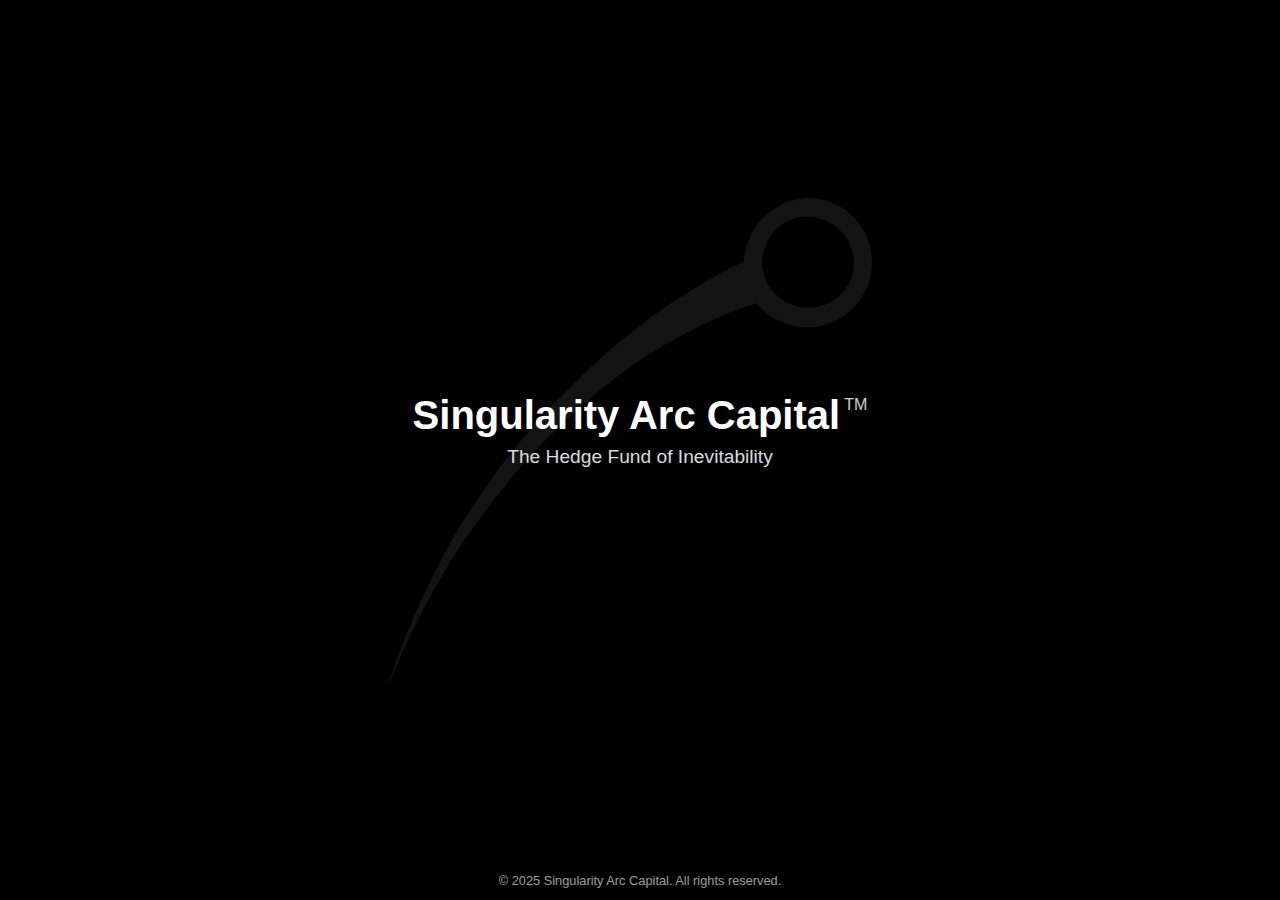
<file: index.html>
<!DOCTYPE html>
<html lang="en">
<head>
  <meta charset="UTF-8" />
  <meta name="viewport" content="width=device-width, initial-scale=1.0" />
  <title>Singularity Arc Capital</title>
  <style>
    * {
      margin: 0;
      padding: 0;
      box-sizing: border-box;
    }
    
    html, body {
      height: 100%;
    }
    
    body {
      background-color: #000000;
      font-family: sans-serif;
      display: flex;
      flex-direction: column;
      color: #ffffff;
      position: relative;
      overflow: hidden;
    }
    
    body::before {
      content: "";
      position: absolute;
      top: 0;
      left: 0;
      width: 100%;
      height: 100%;
      background-image: url('background.png');
      background-repeat: no-repeat;
      background-position: center;
      background-size: contain;
      opacity: 0.08;
      z-index: 0;
      pointer-events: none;
    }
    
    .container {
      flex: 1;
      display: flex;
      flex-direction: column;
      align-items: center;
      justify-content: center;
      text-align: center;
      padding: 1rem;
      position: relative;
      z-index: 1;
    }
    
    h1 {
      font-size: 2.5rem;
      margin-bottom: 0.5rem;
    }
    
    .tagline {
      font-size: 1.2rem;
      opacity: 0.85;
    }
    
    footer {
      font-size: 0.8rem;
      opacity: 0.6;
      text-align: center;
      padding: 0.75rem;
      z-index: 1;
      position: relative;
    }
  </style>
</head>
<body>
  <div class="container">
    <h1>
      Singularity Arc Capital<span style="font-weight: normal; font-size: 0.4em; vertical-align: 1.2em; opacity: 0.8;"> TM</span>    
    </h1>
    <p class="tagline">The Hedge Fund of Inevitability</p>
  </div>
  <footer>
    © 2025 Singularity Arc Capital. All rights reserved.
  </footer>
</body>
</html>
</file>
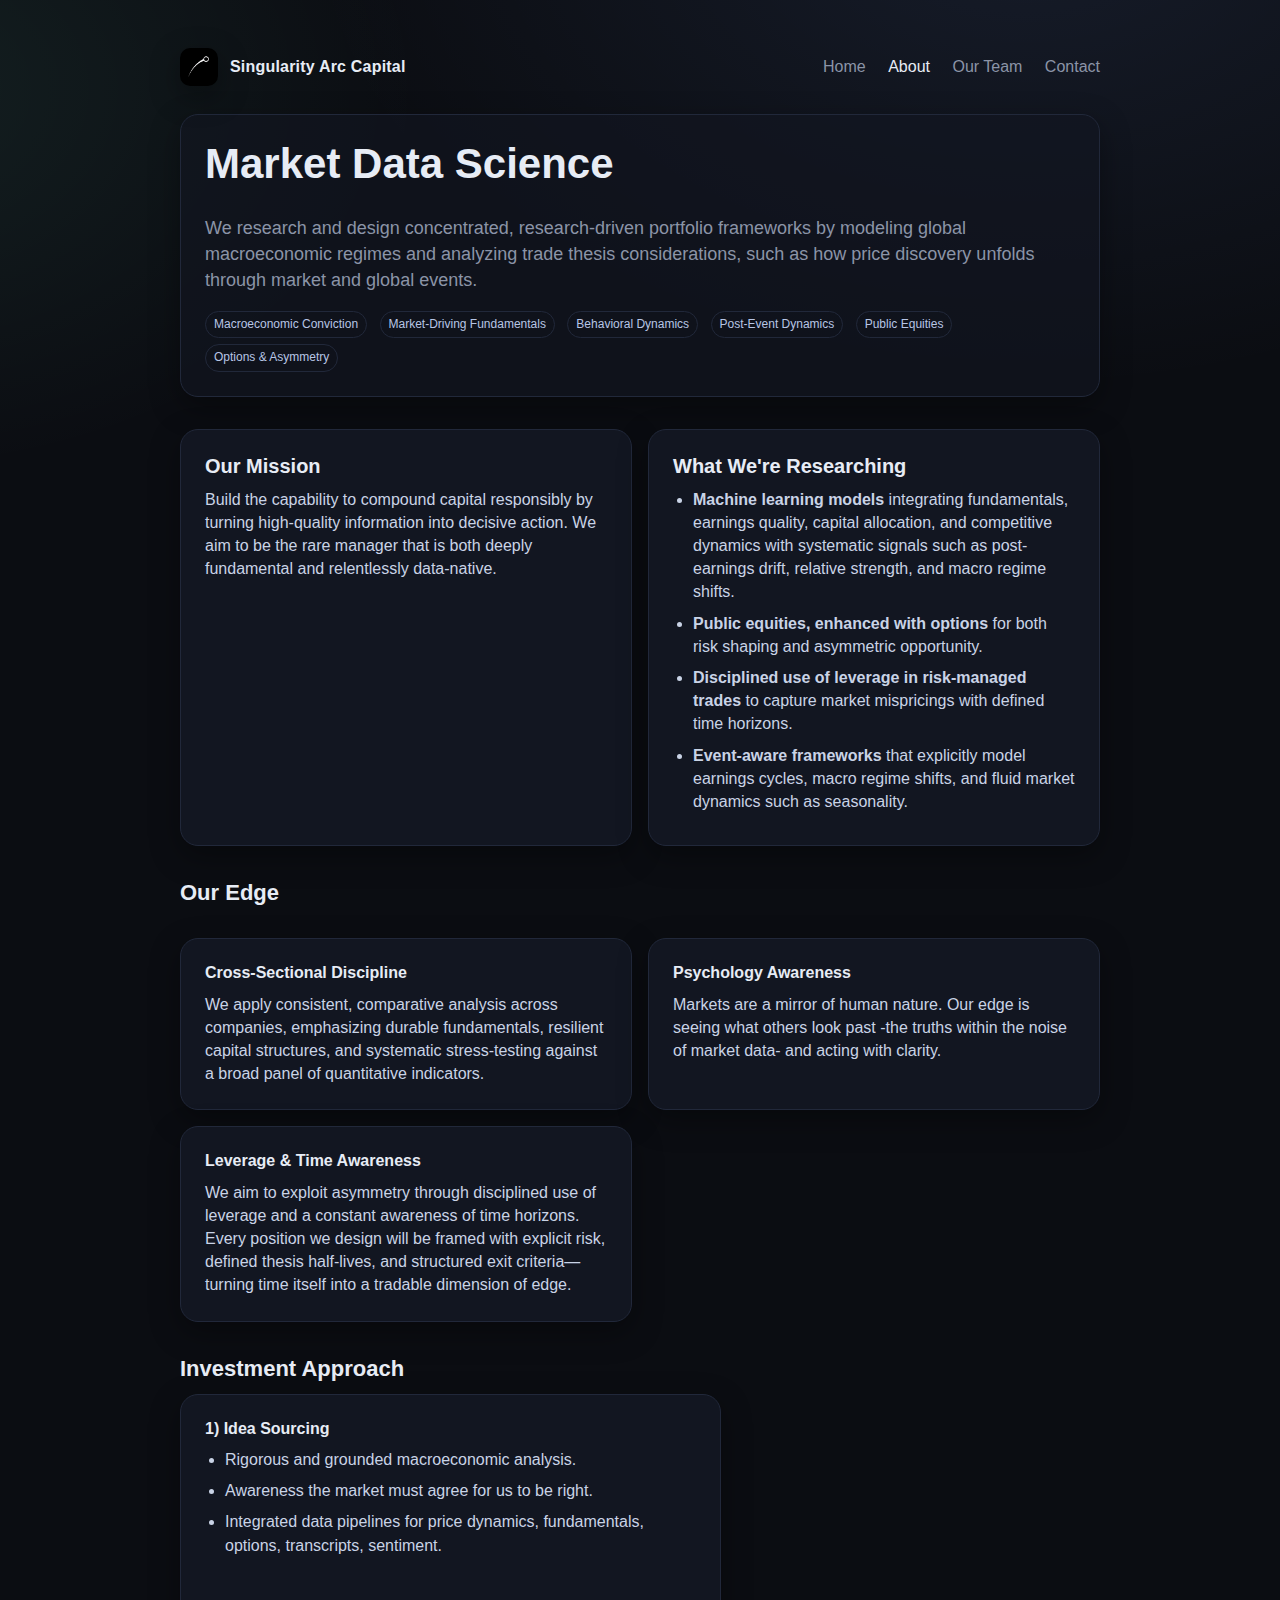
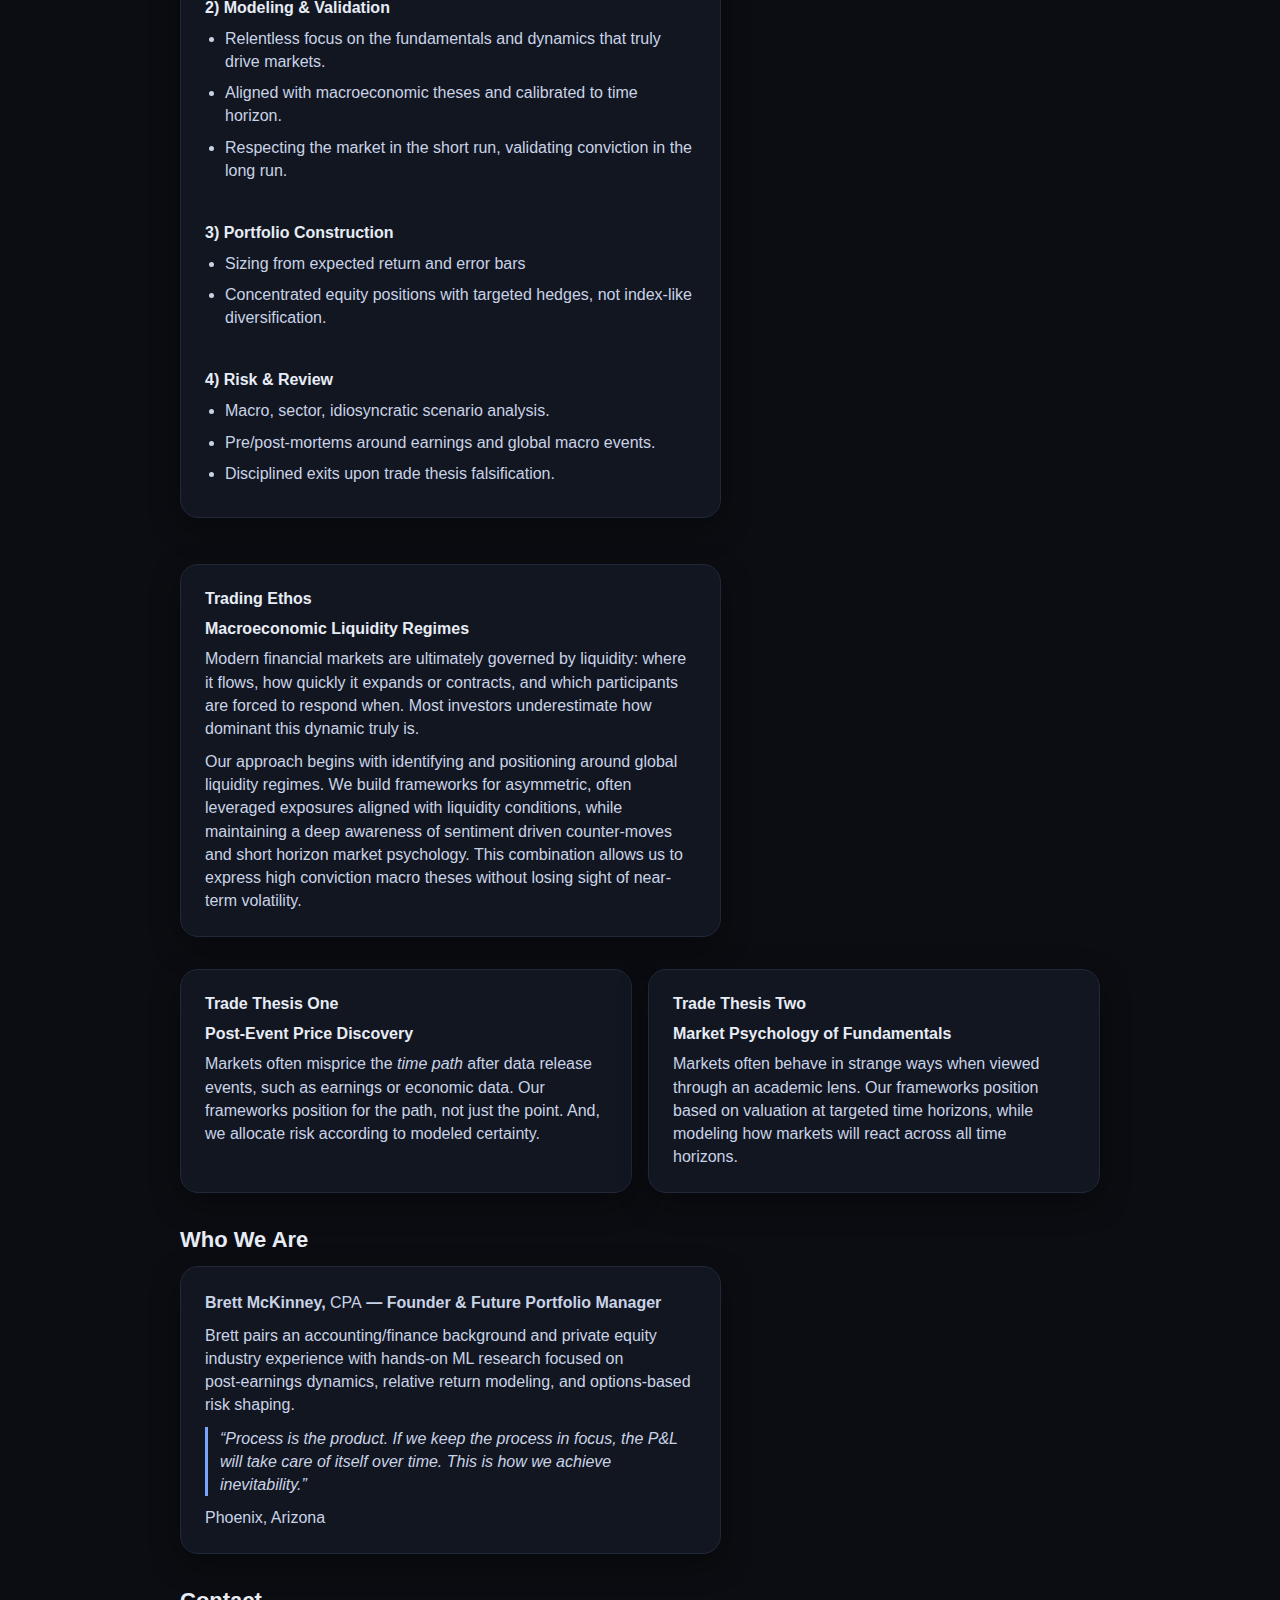
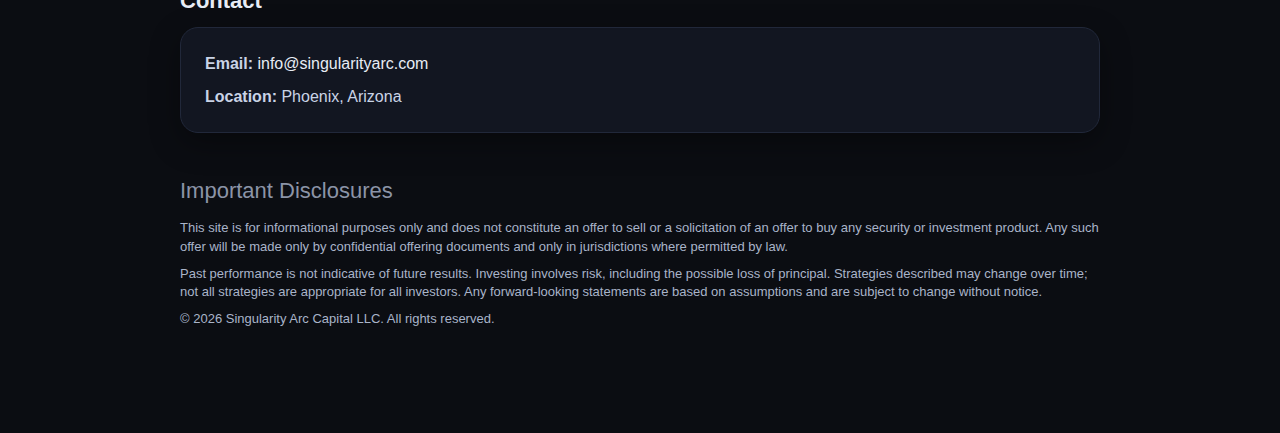
<file: about.html>
<!doctype html>
<html lang="en">
<head>
  <meta charset="utf-8" />
  <meta name="viewport" content="width=device-width, initial-scale=1" />
  <title>About — Singularity Arc Capital</title>
  <meta name="description" content="About Singularity Arc Capital — research-driven, pairing fundamentals with machine learning." />
  <link rel="preconnect" href="https://fonts.googleapis.com">
  <link rel="preconnect" href="https://fonts.gstatic.com" crossorigin>
  <link href="https://fonts.googleapis.com/css2?family=Inter:wght@300;400;500;600;700&display=swap" rel="stylesheet">
  <script type="application/ld+json">
  {
    "@context": "https://schema.org",
    "@type": "Organization",
    "name": "Singularity Arc Capital",
    "url": "https://singularityarc.com/",
    "logo": "https://singularityarc.com/assets/logo.png",
    "sameAs": [
      "https://www.linkedin.com/company/singularity-arc-capital"
    ],
    "address": {
      "@type": "PostalAddress",
      "addressLocality": "Phoenix",
      "addressRegion": "AZ",
      "addressCountry": "US"
    }
  }
  </script>
  <link rel="stylesheet" href="style.css">
</head>
<body>
  <div class="container">
    <header>
      <a class="brand" href="/">
        <div class="logo" aria-hidden="true"></div>
        <div class="brand-name">Singularity Arc Capital</div>
      </a>
      <nav>
        <a href="index.html">Home</a>
        <a href="/about.html" aria-current="page">About</a>
        <a href="/team.html">Our Team</a>
        <a href="/contact.html">Contact</a>
      </nav>
    </header>

    <section class="hero">
      <h1>Market Data Science</h1>
      <p>We research and design concentrated, research-driven portfolio frameworks by modeling global macroeconomic regimes and analyzing trade thesis considerations, such as how price discovery unfolds through market and global events.</p>
      <div style="margin-top:12px">
        <span class="tag">Macroeconomic Conviction</span>
        <span class="tag">Market-Driving Fundamentals</span>
        <span class="tag">Behavioral Dynamics</span>
        <span class="tag">Post‑Event Dynamics</span>
        <span class="tag">Public Equities</span>
        <span class="tag">Options & Asymmetry</span>
      </div>
    </section>

    <div class="grid">
      <article class="card">
        <h2>Our Mission</h2>
        <p>
          Build the capability to compound capital responsibly by turning high-quality information into decisive action. We aim to be the rare manager that is both deeply fundamental and relentlessly data-native.
        </p>
      </article>
      <article class="card">
        <h2>What We're Researching</h2>
        <ul class="list">
            <li><strong>Machine learning models</strong> integrating fundamentals, earnings quality, capital allocation, and competitive dynamics with systematic signals such as post-earnings drift, relative strength, and macro regime shifts.</li>
            <li><strong>Public equities, enhanced with options</strong> for both risk shaping and asymmetric opportunity.</li>
            <li><strong>Disciplined use of leverage in risk-managed trades</strong> to capture market mispricings with defined time horizons.</li>
            <li><strong>Event‑aware frameworks</strong> that explicitly model earnings cycles, macro regime shifts, and fluid market dynamics such as seasonality.</li>
        </ul>
      </article>
    </div>

    <h2 class="section-title">Our Edge</h2>
    <div class="grid">
      <article class="card">
        <h3>Cross‑Sectional Discipline</h3>
        <p>We apply consistent, comparative analysis across companies, emphasizing durable fundamentals, resilient capital structures, and systematic stress-testing against a broad panel of quantitative indicators.</p>
      </article>
      <article class="card">
        <h3>Psychology Awareness</h3>
        <p>Markets are a mirror of human nature. Our edge is seeing what others look past -the truths within the noise of market data- and acting with clarity.</p>
      </article>
      <article class="card">
        <h3>Leverage & Time Awareness</h3>
        <p>We aim to exploit asymmetry through disciplined use of leverage and a constant awareness of time horizons.
          Every position we design will be framed with explicit risk, defined thesis half-lives, and structured exit criteria—turning time itself into a tradable dimension of edge.</p>
      </article>
    </div>

    <h2 class="section-title">Investment Approach</h2>
    <div class="split">
      <article class="card">
        <h3>1) Idea Sourcing</h3>
        <ul class="list">
            <li>Rigorous and grounded macroeconomic analysis.</li>
            <li>Awareness the market must agree for us to be right.</li>
            <li>Integrated data pipelines for price dynamics, fundamentals, options, transcripts, sentiment.</li>
        </ul>
        <br>
        <h3>2) Modeling & Validation</h3>
        <ul class="list">
          <li>Relentless focus on the fundamentals and dynamics that truly drive markets.</li>
          <li>Aligned with macroeconomic theses and calibrated to time horizon.</li>
          <li>Respecting the market in the short run, validating conviction in the long run.</li>
        </ul>
        <br>
        <h3>3) Portfolio Construction</h3>
        <ul class="list">
          <li>Sizing from expected return and error bars</li>
          <li>Concentrated equity positions with targeted hedges, not index-like diversification.</li>
        </ul>
        <br>
        <h3>4) Risk & Review</h3>
        <ul class="list">
          <li>Macro, sector, idiosyncratic scenario analysis.</li>
          <li>Pre/post‑mortems around earnings and global macro events.</li>
          <li>Disciplined exits upon trade thesis falsification.</li>
        </ul>
      </article>
    </div>
    <br><br>
    <div class="split">
      <article class="card">
        <h3>Trading Ethos</h3>
          <h4>Macroeconomic Liquidity Regimes</h4>
          <p>
            Modern financial markets are ultimately governed by liquidity: where it flows, how quickly it expands or contracts, and which participants are forced to respond when.
            Most investors underestimate how dominant this dynamic truly is.
          </p>
          <p>
            Our approach begins with identifying and positioning around global liquidity regimes.
            We build frameworks for asymmetric, often leveraged exposures aligned with liquidity conditions, while maintaining a deep awareness of sentiment driven counter-moves and short horizon market psychology.
            This combination allows us to express high conviction macro theses without losing sight of near-term volatility.
          </p>
      </article>
    </div>
    <div class="grid">
      <article class="card">
        <h3>Trade Thesis One</h3>
          <h4>Post-Event Price Discovery</h4>
          <p>Markets often misprice the <em>time path</em> after data release events, such as earnings or economic data. Our frameworks position for the path, not just the point. And, we allocate risk according to modeled certainty.</p>
      </article>
      <article class="card">
        <h3>Trade Thesis Two</h3>
          <h4>Market Psychology of Fundamentals</h4>
          <p>Markets often behave in strange ways when viewed through an academic lens.
            Our frameworks position based on valuation at targeted time horizons, while modeling how markets will react across all time horizons.
          </p>
      </article>
    </div>

    <h2 class="section-title">Who We Are</h2>
    <div class="split">
      <article class="card">
        <p><strong>Brett McKinney,</strong> CPA<strong> — Founder & Future Portfolio Manager</strong></p>
        <p>Brett pairs an accounting/finance background and private equity industry experience with hands‑on ML research focused on post‑earnings dynamics,
          relative return modeling, and options‑based risk shaping.
        </p>
        <p class="quote">“Process is the product. If we keep the process in focus, the P&L will take care of itself over time. This is how we achieve inevitability.”</p>
        <p class="muted">Phoenix, Arizona</p>
      </article>
    </div>

    <h2 class="section-title">Contact</h2>
    <div class="card contact">
      <p><strong>Email:</strong> <a href="mailto:info@singularityarc.com">info@singularityarc.com</a></p>
      <p><strong>Location:</strong> Phoenix, Arizona</p>
    </div>

    <footer>
      <div class="section-title" style="margin-top:28px;">Important Disclosures</div>
      <div class="disclosures">
        <p>This site is for informational purposes only and does not constitute an offer to sell or a solicitation of an offer to buy any security or investment product.
          Any such offer will be made only by confidential offering documents and only in jurisdictions where permitted by law.
        </p>
        <p>Past performance is not indicative of future results. Investing involves risk, including the possible loss of principal.
          Strategies described may change over time; not all strategies are appropriate for all investors.
          Any forward‑looking statements are based on assumptions and are subject to change without notice.
        </p>
        <p style="margin-top:8px">© <span id="year"></span> Singularity Arc Capital LLC. All rights reserved.</p>
      </div>
    </footer>
  </div>
  <script>
    document.getElementById('year').textContent = new Date().getFullYear();
  </script>
</body>
</html>
</file>
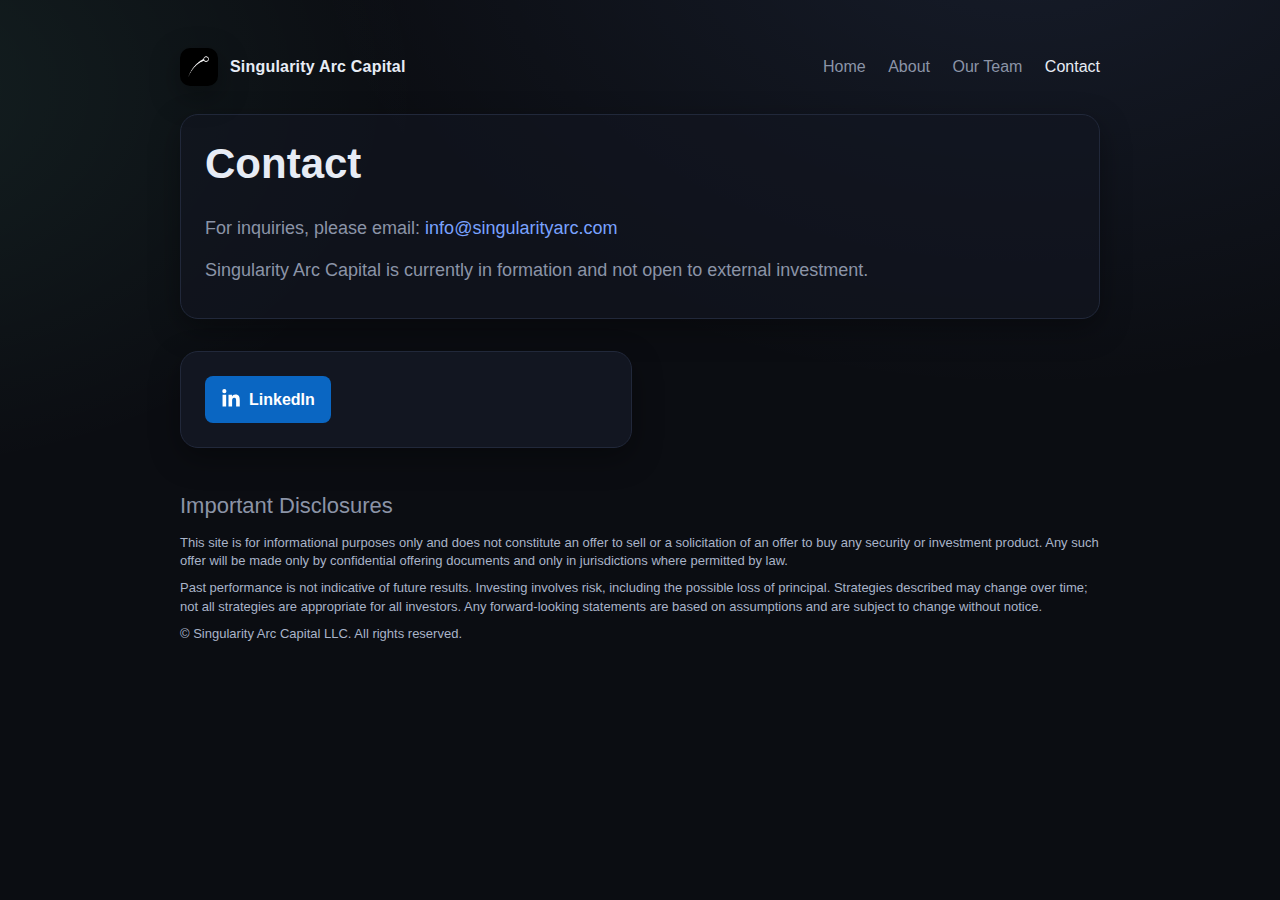
<file: contact.html>
<head>
  <meta charset="utf-8" />
  <meta name="viewport" content="width=device-width, initial-scale=1" />
  <title>Contact — Singularity Arc Capital</title>
  <meta name="description" content="Contact Singularity Arc Capital" />
  <link rel="preconnect" href="https://fonts.googleapis.com">
  <link rel="preconnect" href="https://fonts.gstatic.com" crossorigin>
  <link href="https://fonts.googleapis.com/css2?family=Inter:wght@300;400;500;600;700&display=swap" rel="stylesheet">
  <script type="application/ld+json">
  {
    "@context": "https://schema.org",
    "@type": "Organization",
    "name": "Singularity Arc Capital",
    "url": "https://singularityarc.com/",
    "logo": "https://singularityarc.com/assets/logo.png",
    "sameAs": [
      "https://www.linkedin.com/company/singularity-arc-capital"
    ],
    "address": {
      "@type": "PostalAddress",
      "addressLocality": "Phoenix",
      "addressRegion": "AZ",
      "addressCountry": "US"
    }
  }
  </script>
  <link rel="stylesheet" href="style.css">
</head>
<body>
  <div class="container">
    <header>
      <a class="brand" href="/">
        <div class="logo" aria-hidden="true"></div>
        <div class="brand-name">Singularity Arc Capital</div>
      </a>
      <nav>
        <a href="index.html">Home</a>
        <a href="/about.html">About</a>
        <a href="/team.html">Our Team</a>
        <a href="/contact.html" aria-current="page">Contact</a>
      </nav>
    </header>
    <section class="hero">
        <h1>Contact</h1>
        <p>
          For inquiries, please email:
          <a href="mailto:info@singularityarc.com" style="color: var(--accent);">info@singularityarc.com</a>
        </p>
        <p class="disclaimer">
          Singularity Arc Capital is currently in formation and not open to external investment.
        </p>
    </section>
    <div class="grid">
      <article class="card" style="text-align:left;">
        <a href="https://www.linkedin.com/company/singularity-arc-capital" target="_blank" rel="noopener"
           style="display:inline-flex; align-items:center; justify-content:center; gap:8px; padding:12px 16px;
                  border-radius:8px; background:#0A66C2; color:white; font-weight:600; text-decoration:none;">
          <svg xmlns="http://www.w3.org/2000/svg" viewBox="0 0 448 512" width="20" height="20" fill="white">
            <path d="M100.28 448H7.4V148.9h92.88zm-46.44-338a53.9
                     53.9 0 1 1 53.9-53.9 53.9 53.9 0 0 1-53.9 53.9zM447.9
                     448h-92.4V304.1c0-34.3-.7-78.5-47.9-78.5-47.9
                     0-55.2 37.5-55.2 76.3V448h-92.4V148.9h88.7v40.8h1.3c12.4-23.5
                     42.5-48.3 87.5-48.3 93.5 0 110.7 61.5 110.7
                     141.3V448z"/>
          </svg>
          LinkedIn
        </a>
      </article>
    </div>
    <footer>
      <div class="section-title" style="margin-top:28px;">Important Disclosures</div>
      <div class="disclosures">
        <p>This site is for informational purposes only and does not constitute an offer to sell or a solicitation of an offer to buy any security or investment product. Any such offer will be made only by confidential offering documents and only in jurisdictions where permitted by law.</p>
        <p>Past performance is not indicative of future results. Investing involves risk, including the possible loss of principal. Strategies described may change over time; not all strategies are appropriate for all investors. Any forward‑looking statements are based on assumptions and are subject to change without notice.</p>
        <p style="margin-top:8px">© <span id="year"></span> Singularity Arc Capital LLC. All rights reserved.</p>
      </div>
    </footer>
  </div>
</body>
</file>
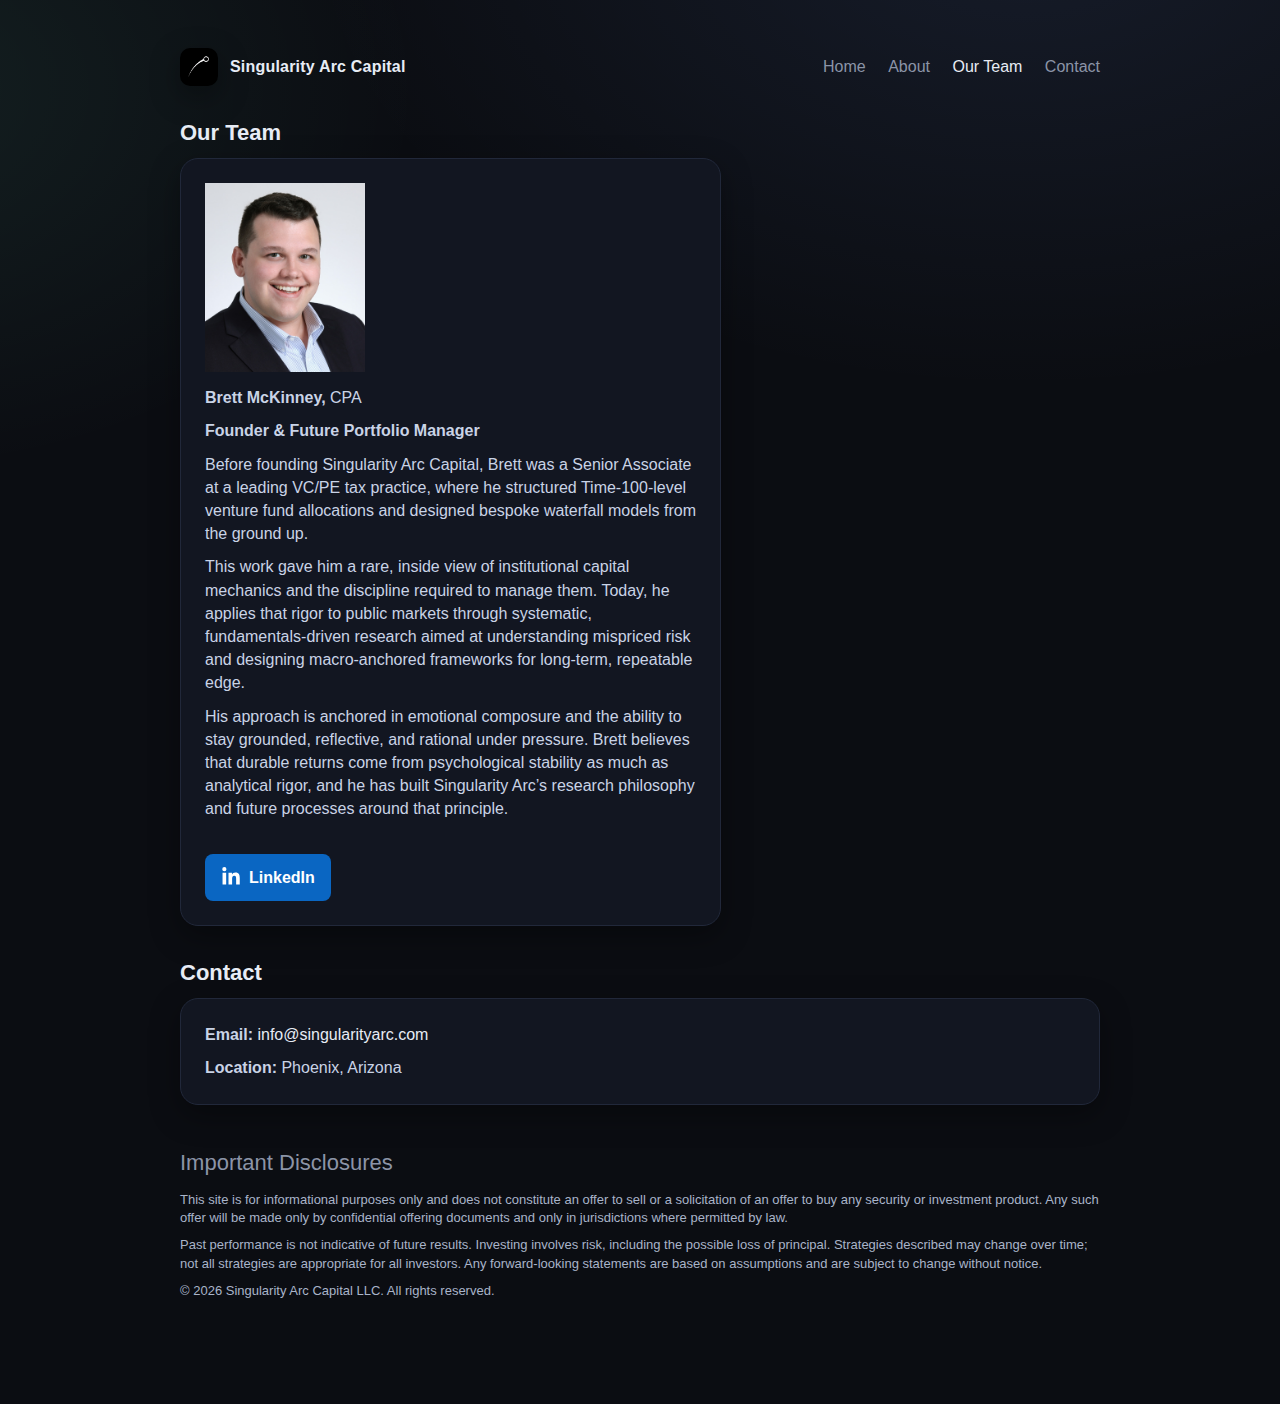
<file: team.html>
<!doctype html>
<html lang="en">
<head>
  <meta charset="utf-8" />
  <meta name="viewport" content="width=device-width, initial-scale=1" />
  <title>Our Team — Singularity Arc Capital</title>
  <meta name="description" content="About Singularity Arc Capital — research-driven, pairing fundamentals with machine learning." />
  <link rel="preconnect" href="https://fonts.googleapis.com">
  <link rel="preconnect" href="https://fonts.gstatic.com" crossorigin>
  <link href="https://fonts.googleapis.com/css2?family=Inter:wght@300;400;500;600;700&display=swap" rel="stylesheet">
  <script type="application/ld+json">
  {
    "@context": "https://schema.org",
    "@type": "Organization",
    "name": "Singularity Arc Capital",
    "url": "https://singularityarc.com/",
    "logo": "https://singularityarc.com/assets/logo.png",
    "sameAs": [
      "https://www.linkedin.com/company/singularity-arc-capital"
    ],
    "address": {
      "@type": "PostalAddress",
      "addressLocality": "Phoenix",
      "addressRegion": "AZ",
      "addressCountry": "US"
    }
  }
  </script>
  <link rel="stylesheet" href="style.css">
</head>
<body>
  <div class="container">
    <header>
      <a class="brand" href="/">
        <div class="logo" aria-hidden="true"></div>
        <div class="brand-name">Singularity Arc Capital</div>
      </a>
      <nav>
        <a href="index.html">Home</a>
        <a href="/about.html">About</a>
        <a href="/team.html" aria-current="page">Our Team</a>
        <a href="/contact.html">Contact</a>
      </nav>
    </header>

    <h2 class="section-title">Our Team</h2>
    <div class="split">
      <article class="card">
        <img src="/assets/brett.jpg" alt="Brett McKinney" style="width:160px; height:auto;">
        <p><strong>Brett McKinney,</strong> CPA</p>
        <p><strong>Founder & Future Portfolio Manager</strong></p>
        <p>
          Before founding Singularity Arc Capital, Brett was a Senior Associate at a leading VC/PE tax practice, where he structured Time-100-level venture fund allocations and designed bespoke waterfall models from the ground up.        </p>
        <p>
          This work gave him a rare, inside view of institutional capital mechanics and the discipline required to manage them. Today, he applies that rigor to public markets through systematic, fundamentals-driven research aimed at understanding mispriced risk and designing macro-anchored frameworks for long-term, repeatable edge.        </p>
        <p>
          His approach is anchored in emotional composure and the ability to stay grounded, reflective, and rational under pressure. Brett believes that durable returns come from psychological stability as much as analytical rigor, and he has built Singularity Arc’s research philosophy and future processes around that principle.
        </p>
        <br>
        <a href="https://www.linkedin.com/in/brett-mckinney-cpa/" target="_blank" rel="noopener"
           style="display:inline-flex; align-items:center; justify-content:center; gap:8px; padding:12px 16px;
                  border-radius:8px; background:#0A66C2; color:white; font-weight:600; text-decoration:none;">
          <svg xmlns="http://www.w3.org/2000/svg" viewBox="0 0 448 512" width="20" height="20" fill="white">
            <path d="M100.28 448H7.4V148.9h92.88zm-46.44-338a53.9
                     53.9 0 1 1 53.9-53.9 53.9 53.9 0 0 1-53.9 53.9zM447.9
                     448h-92.4V304.1c0-34.3-.7-78.5-47.9-78.5-47.9
                     0-55.2 37.5-55.2 76.3V448h-92.4V148.9h88.7v40.8h1.3c12.4-23.5
                     42.5-48.3 87.5-48.3 93.5 0 110.7 61.5 110.7
                     141.3V448z"/>
          </svg>
          LinkedIn
        </a>
      </article>
    </div>

    <h2 class="section-title">Contact</h2>
    <div class="card contact">
      <p><strong>Email:</strong> <a href="mailto:info@singularityarc.com">info@singularityarc.com</a></p>
      <p><strong>Location:</strong> Phoenix, Arizona</p>
    </div>

    <footer>
      <div class="section-title" style="margin-top:28px;">Important Disclosures</div>
      <div class="disclosures">
        <p>This site is for informational purposes only and does not constitute an offer to sell or a solicitation of an offer to buy any security or investment product.
          Any such offer will be made only by confidential offering documents and only in jurisdictions where permitted by law.
        </p>
        <p>Past performance is not indicative of future results. Investing involves risk, including the possible loss of principal.
          Strategies described may change over time; not all strategies are appropriate for all investors.
          Any forward‑looking statements are based on assumptions and are subject to change without notice.
        </p>
        <p style="margin-top:8px">© <span id="year"></span> Singularity Arc Capital LLC. All rights reserved.</p>
      </div>
    </footer>
  </div>
  <script>
    document.getElementById('year').textContent = new Date().getFullYear();
  </script>
</body>
</html>
</file>
<file: style.css>
* { margin: 0; padding: 0; box-sizing: border-box; }

:root {
  --bg: #0b0d12;
  --card: #121621;
  --muted: #8b94a7;
  --text: #e7ecf5;
  --accent: #7aa2ff;
  --border: #21283a;
  --shadow: 0 10px 30px rgba(0,0,0,.35);
  --radius: 18px;
}

html { font-size: 16px; }
html {
  min-height: 100%;
  background:
    radial-gradient(1200px 800px at 80% -10%, rgba(122,162,255,.10), transparent 60%),
    radial-gradient(1000px 700px at -10% 10%, rgba(122,255,211,.08), transparent 55%),
    var(--bg);
  background-attachment: fixed;
  background-repeat: no-repeat;
  background-size: cover;
}

body {
  min-height: 100%;
  margin: 0;
  font-family: 'Source Sans 3', sans-serif, system-ui, -apple-system, Segoe UI, Roboto, Helvetica, Arial, "Apple Color Emoji", "Segoe UI Emoji";
  line-height: 1.45;
  color: var(--text);
  background: transparent;
}



h1, h2, h3, h4 { line-height: 1.2; margin: 0 0 .6em; }
p { margin: .6em 0; }
a { color: var(--muted); text-decoration: none; }
a:hover, [aria-current="page"] { color: var(--text); text-decoration: none; }

.container { max-width: 960px; margin: 0 auto; padding: 48px 20px 96px; }

header {
  display: flex;
  align-items: center;
  justify-content: space-between;
  gap: 16px;
  margin-bottom: 28px;
}

.brand { display: flex; align-items: center; gap: 12px; color: inherit; text-decoration: none; }
.logo {
  width: 38px; height: 38px; border-radius: 10px;
  background-image: url('/assets/logo.png');
  background-size: cover; background-position: center;
  box-shadow: var(--shadow);
}
.brand-name { font-weight: 700; letter-spacing: .2px; }

nav a { margin-left: 18px; font-weight: 500; }

.hero {
  padding: 24px;
  background: rgba(18,22,33,.6);
  border: 1px solid var(--border);
  border-radius: var(--radius);
  box-shadow: var(--shadow);
}
.hero h1 { font-size: clamp(28px, 4vw, 42px); }
.hero p  { color: var(--muted); font-size: clamp(16px, 2vw, 18px); }

.grid {
  display: grid;
  gap: 16px;
  margin: 32px 0;
  grid-template-columns: repeat(auto-fit, minmax(320px, 1fr));
}

@media (min-width: 900px) {
  .grid { grid-template-columns: 1fr 1fr; }
}

.card {
  background: var(--card);
  border: 1px solid var(--border);
  border-radius: var(--radius);
  padding: 24px;
  box-shadow: var(--shadow);
}

.card h2 { font-size: 20px; }
.card h3 { font-size: 16px; color: var(--text); }
.card p, .card li { color: #c9d3e6; }
.card ul, .card ol { margin: .6em 0; padding-left: 1.25em; }
.card li { margin: .4em 0; }

.card h2,
.card h3,
.card p,
.card li {
  margin-top: 8px;
  margin-bottom: 10px;
}

.card > :first-child {
  margin-top: 0;
}
.card > :last-child {
  margin-bottom: 0;
}

blockquote, .quote, .card blockquote {
  margin: .8em 0;
  padding-left: 12px;
  border-left: 3px solid var(--accent);
  color: #aeb9cf;
  font-style: italic;
}

.card--tight { padding: 16px; }

.section-title { margin: 34px 0 12px; font-size: 22px; }
.kicker { color: var(--accent); font-weight: 600; letter-spacing: .2px; text-transform: uppercase; font-size: 12px; }

.split { display: grid; grid-template-columns: 1fr; gap: 18px; }
@media (min-width: 900px) { .split { grid-template-columns: 1.2fr .8fr; } }

.muted { color: var(--muted); }
.list { padding-left: 18px; }
.list li { margin: 8px 0; }

footer { margin-top: 42px; font-size: 14px; color: var(--muted); }
.disclosures { font-size: 13px; color: #a9b4c9; }
.contact a { color: var(--text); }
.tag { display: inline-block; font-size: 12px; color: #b7c5e5; border: 1px solid var(--border); padding: 4px 8px; border-radius: 999px; margin: 6px 8px 0 0; }

.disclaimer { font-size: 0.85rem; color: #a9b4c9; margin-top: 1rem; }
</file>
